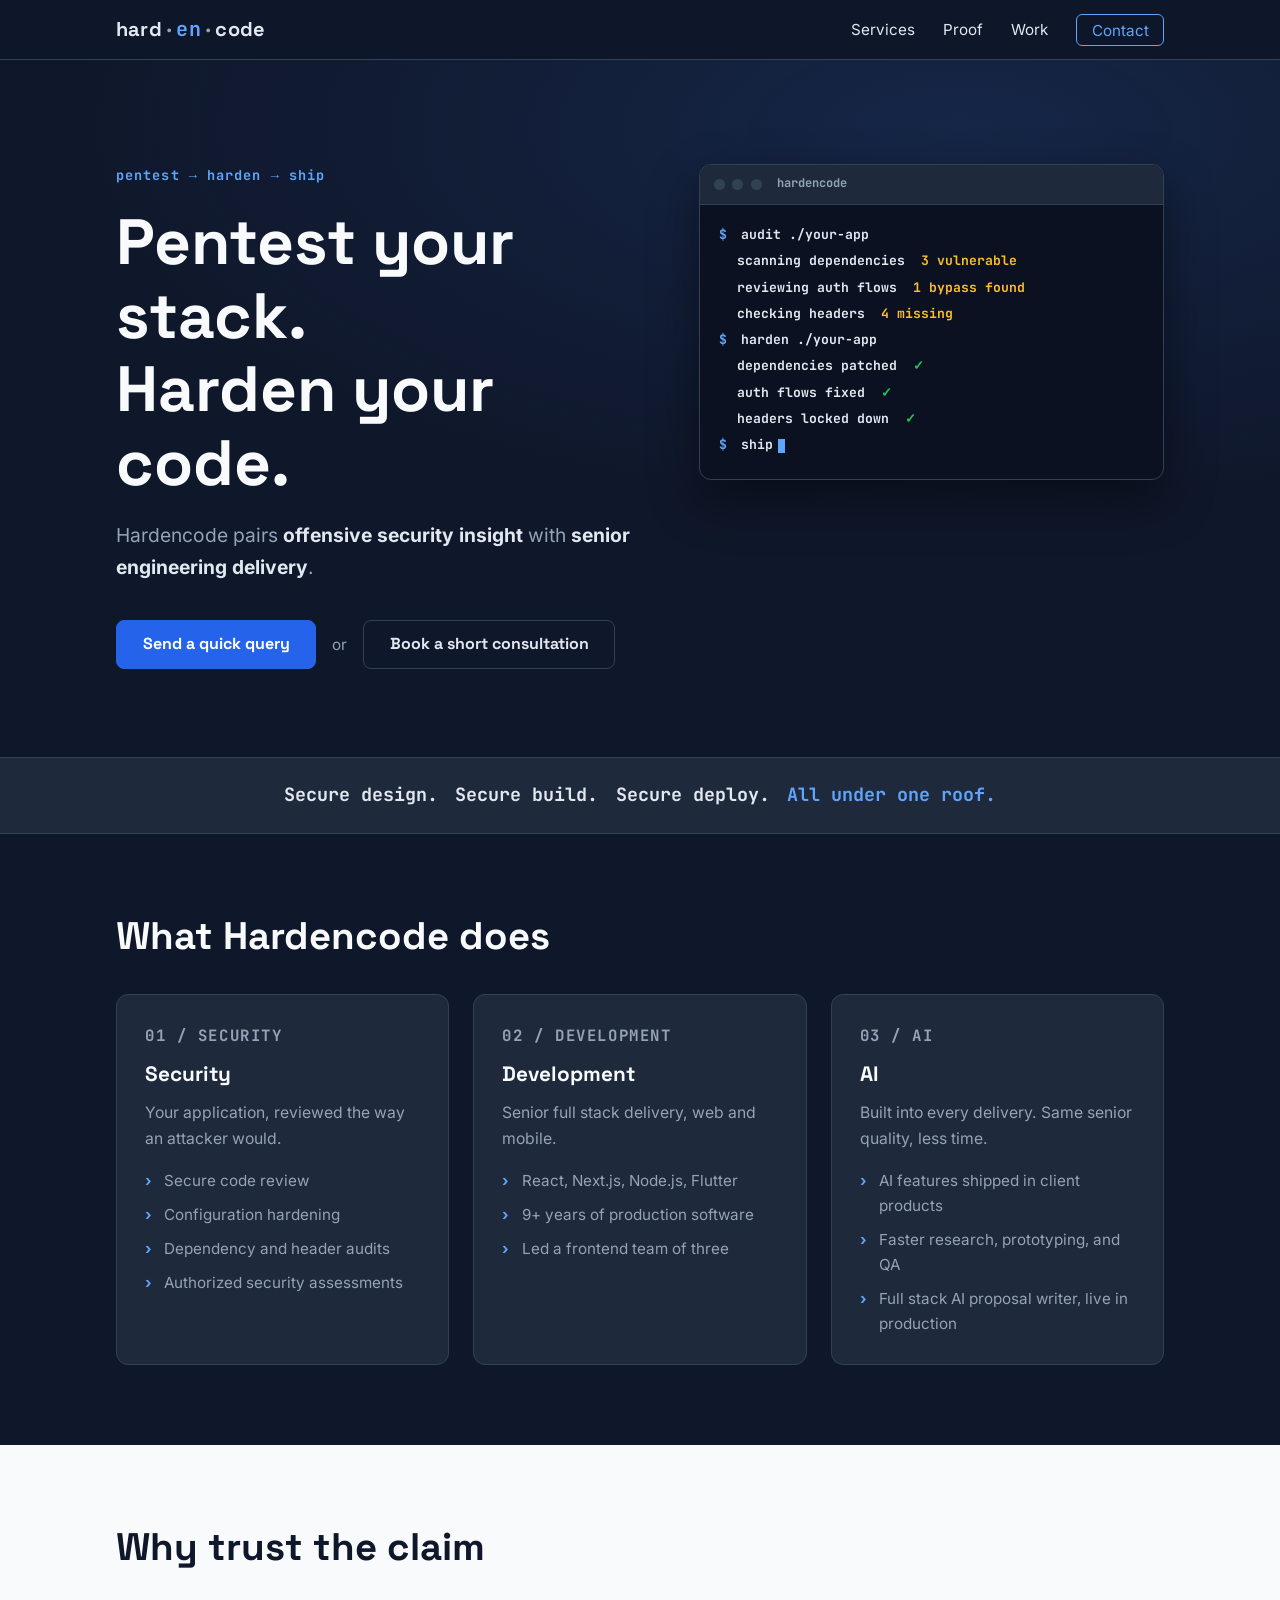
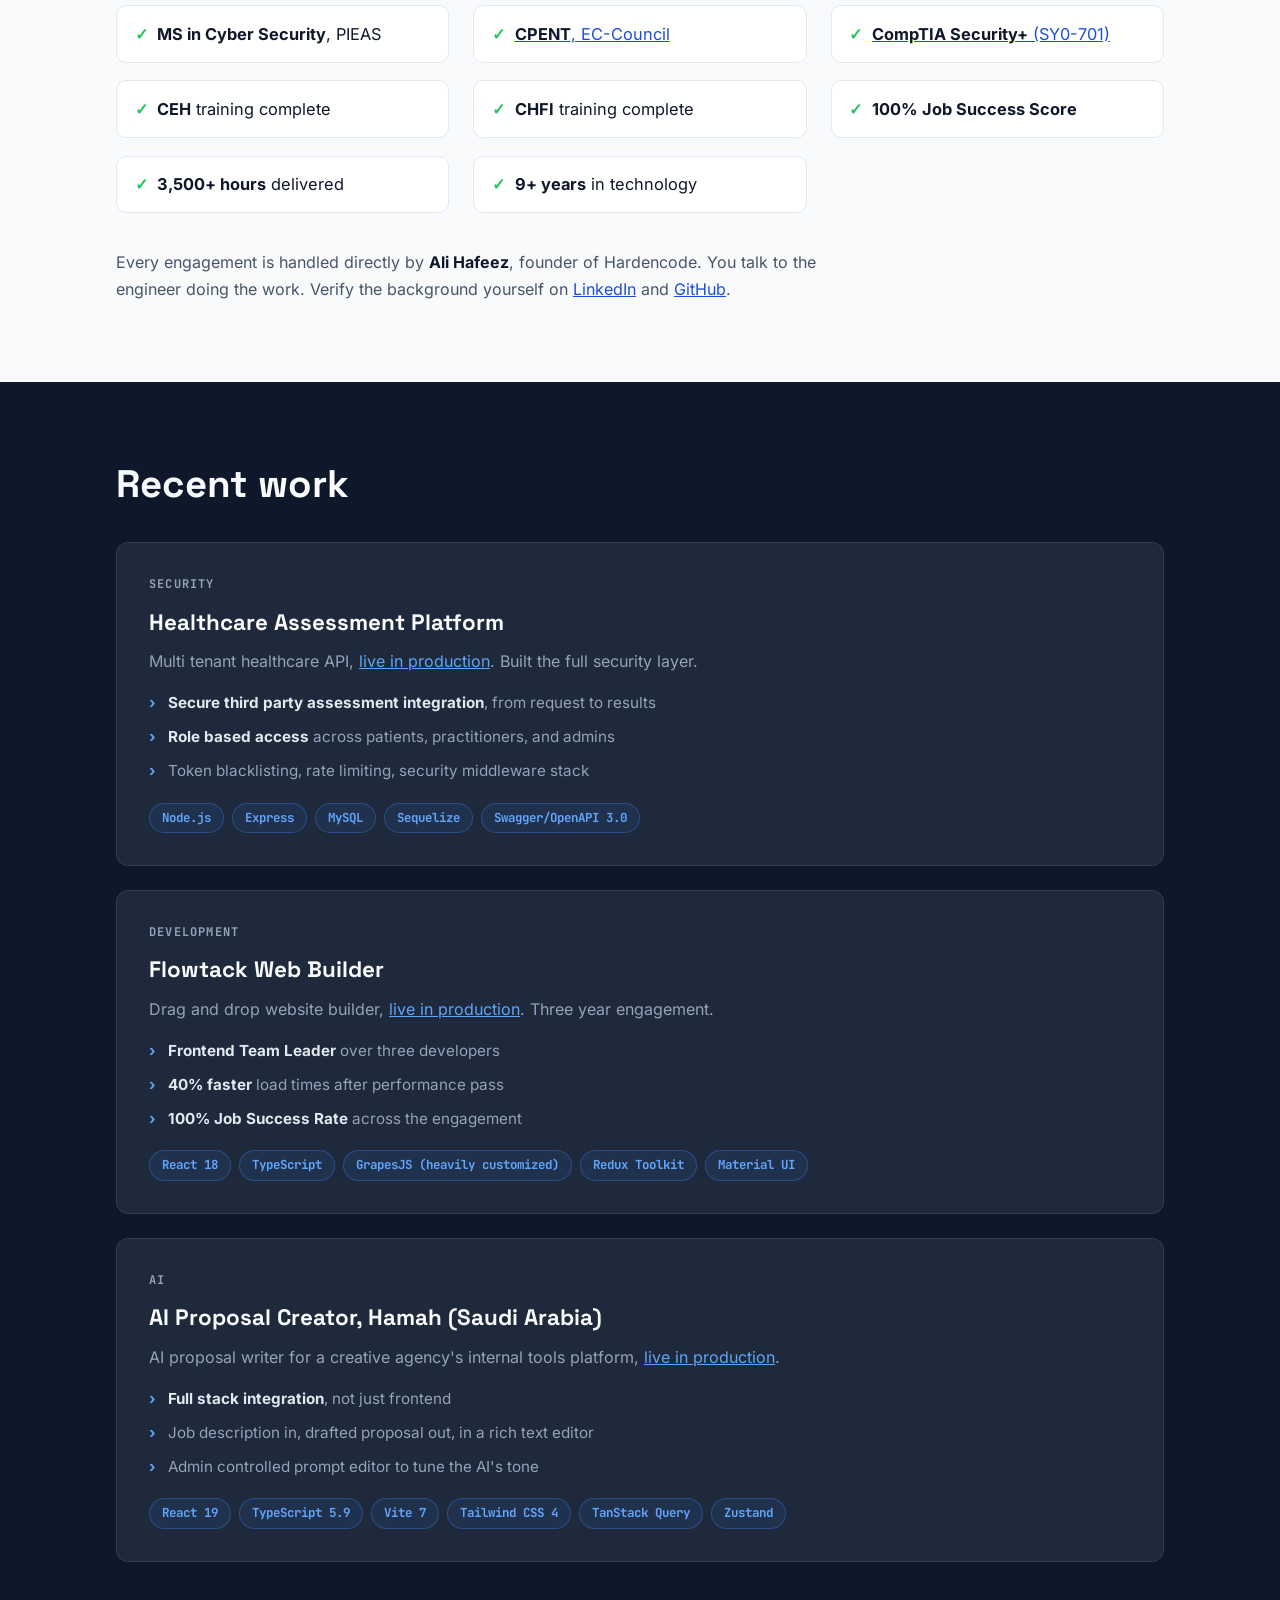
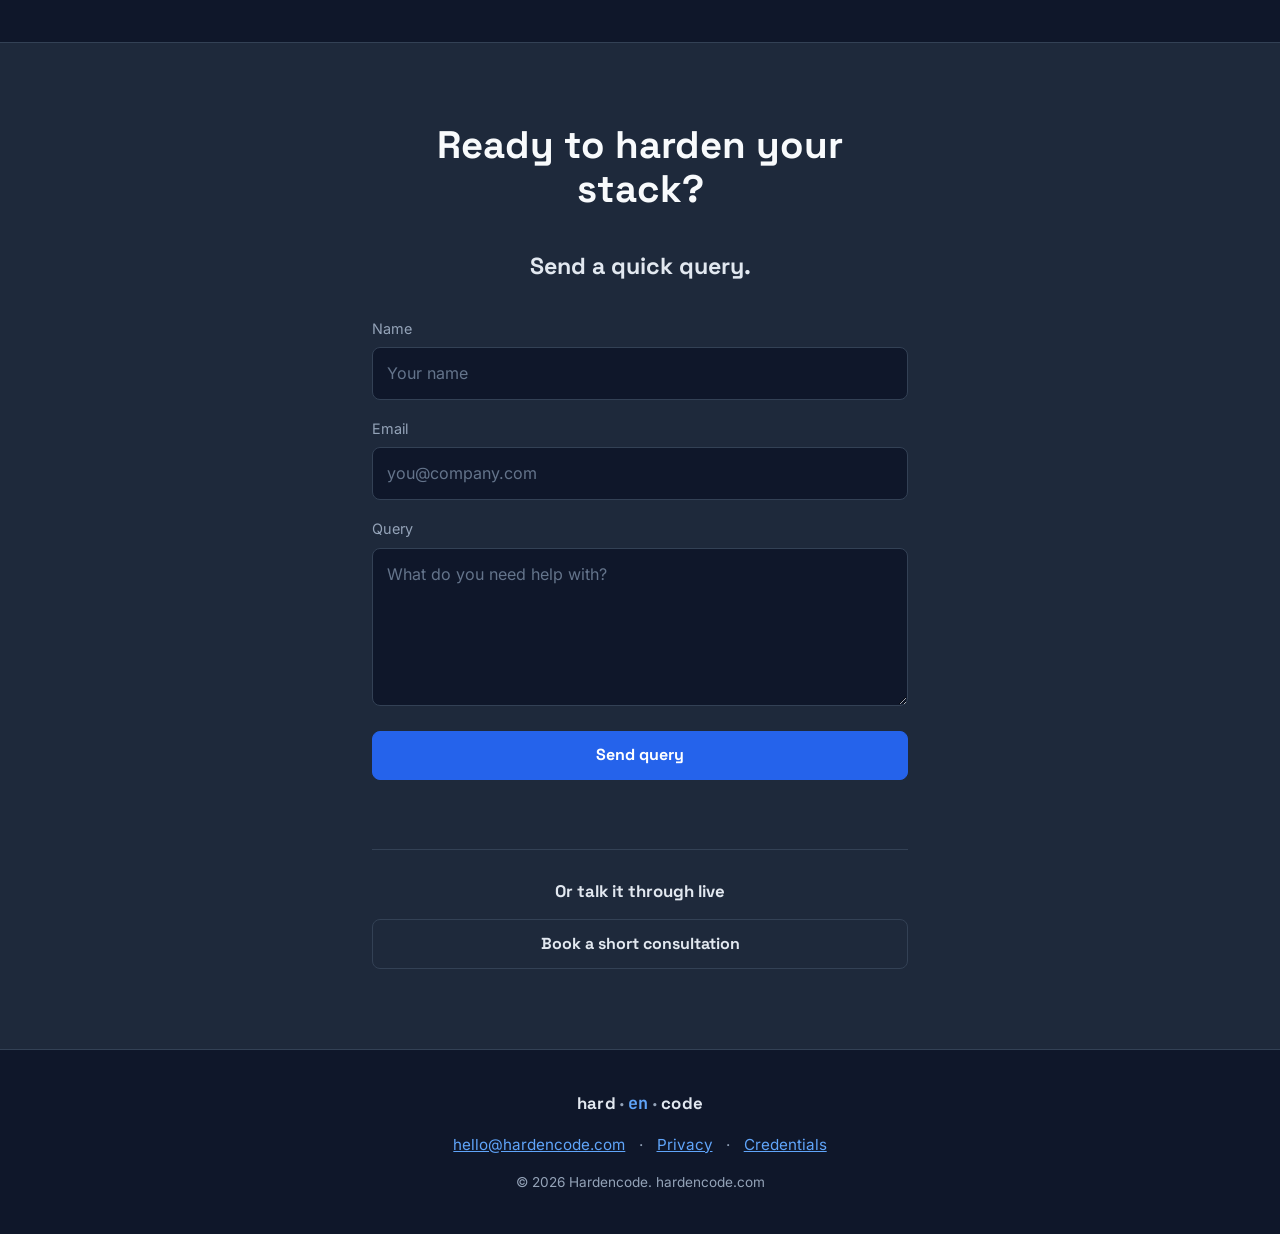
<file: index.html>
<!DOCTYPE html>
<html lang="en-US">
<head>
<meta charset="UTF-8">
<meta name="viewport" content="width=device-width, initial-scale=1">
<title>Hardencode | Pentest and harden your code.</title>
<meta name="description" content="Hire a full stack developer with a cyber security background. Website security audits, secure code review, and AI web apps, all under one roof.">
<link rel="canonical" href="https://hardencode.com/">
<meta property="og:type" content="website">
<meta property="og:url" content="https://hardencode.com/">
<meta property="og:title" content="Hardencode | Pentest and harden your code.">
<meta property="og:description" content="Hire a full stack developer with a cyber security background. Website security audits, secure code review, and AI web apps, all under one roof.">
<meta property="og:image" content="https://hardencode.com/icons/og-image.png">
<meta property="og:locale" content="en_US">
<meta name="twitter:card" content="summary_large_image">
<meta name="twitter:title" content="Hardencode | Pentest and harden your code.">
<meta name="twitter:description" content="Hire a full stack developer with a cyber security background. Website security audits, secure code review, and AI web apps, all under one roof.">
<meta name="twitter:image" content="https://hardencode.com/icons/og-image.png">
<link rel="icon" href="/icons/favicon.ico" sizes="32x32">
<link rel="apple-touch-icon" href="/icons/apple-touch-icon.png">
<link rel="manifest" href="/site.webmanifest">
<meta name="theme-color" content="#0f172a">
<link rel="preload" href="/fonts/space-grotesk-v22-latin-700.woff2" as="font" type="font/woff2" crossorigin>
<link rel="preload" href="/fonts/inter-v20-latin-regular.woff2" as="font" type="font/woff2" crossorigin>
<link rel="preload" href="/fonts/jetbrains-mono-v24-latin-700.woff2" as="font" type="font/woff2" crossorigin>
<link rel="stylesheet" href="/styles.min.css">
<script type="application/ld+json">
{
  "@context": "https://schema.org",
  "@graph": [
    {
      "@type": "ProfessionalService",
      "@id": "https://hardencode.com/#service",
      "name": "Hardencode",
      "url": "https://hardencode.com/",
      "description": "Security first full stack development. Website security audits, secure code review, full stack web and mobile development, and AI powered features, all under one roof.",
      "email": "hello@hardencode.com",
      "founder": { "@id": "https://hardencode.com/#person" },
      "knowsAbout": ["Penetration testing", "Secure code review", "Web application security", "Full stack development", "React", "Next.js", "Node.js", "Flutter", "AI integration"]
    },
    {
      "@type": "Person",
      "@id": "https://hardencode.com/#person",
      "name": "Ali Hafeez",
      "url": "https://hardencode.com/",
      "jobTitle": "Security Focused Full Stack Engineer",
      "worksFor": { "@id": "https://hardencode.com/#service" },
      "alumniOf": {
        "@type": "CollegeOrUniversity",
        "name": "Pakistan Institute of Engineering and Applied Sciences (PIEAS)"
      },
      "hasCredential": [
        {
          "@type": "EducationalOccupationalCredential",
          "credentialCategory": "degree",
          "name": "MS in Cyber Security, PIEAS"
        },
        {
          "@type": "EducationalOccupationalCredential",
          "credentialCategory": "certification",
          "name": "Certified Penetration Testing Professional (CPENT), EC-Council",
          "url": "https://hardencode.com/credentials/cpent.png"
        },
        {
          "@type": "EducationalOccupationalCredential",
          "credentialCategory": "certification",
          "name": "CompTIA Security+ (SY0-701)",
          "url": "https://hardencode.com/credentials/comptia-security-plus.pdf"
        },
        {
          "@type": "EducationalOccupationalCredential",
          "credentialCategory": "certification",
          "name": "Certified Ethical Hacker (CEH), training complete, exam scheduled"
        },
        {
          "@type": "EducationalOccupationalCredential",
          "credentialCategory": "certification",
          "name": "Computer Hacking Forensic Investigator (CHFI), training complete"
        }
      ]
    }
  ]
}
</script>
</head>
<body>

<header class="nav" id="top">
  <nav class="nav-inner" aria-label="Main">
    <a class="logo" href="#top" aria-label="Hardencode home">
      <span class="logo-hard">hard</span><span class="logo-dot">&nbsp;·&nbsp;</span><span class="logo-en">en</span><span class="logo-dot">&nbsp;·&nbsp;</span><span class="logo-code">code</span>
    </a>
    <button class="nav-toggle" aria-label="Open menu" aria-expanded="false" aria-controls="nav-links">
      <span></span><span></span><span></span>
    </button>
    <ul class="nav-links" id="nav-links">
      <li><a href="#services">Services</a></li>
      <li><a href="#proof">Proof</a></li>
      <li><a href="#work">Work</a></li>
      <li><a href="#contact" class="nav-cta">Contact</a></li>
    </ul>
  </nav>
</header>

<main>

  <section class="hero">
    <div class="container hero-grid">
      <div class="hero-copy">
        <p class="hero-kicker">pentest &rarr; harden &rarr; ship</p>
        <h1>Pentest your stack.<br>Harden your code.</h1>
        <p class="hero-sub">Hardencode pairs <strong>offensive security insight</strong> with <strong>senior engineering delivery</strong>.</p>
        <div class="hero-actions">
          <a class="btn btn-primary" href="#contact">Send a quick query</a>
          <span class="hero-or" aria-hidden="true">or</span>
          <button type="button" class="btn btn-ghost js-open-booking" data-koalendar-url="https://koalendar.com/e/security-snapshot-call?embed=true">Book a short consultation</button>
        </div>
      </div>
      <div class="hero-visual" aria-hidden="true">
        <div class="term">
          <div class="term-bar"><span></span><span></span><span></span><p>hardencode</p></div>
          <div class="term-body">
            <p><span class="t-prompt">$</span> audit ./your-app</p>
            <p class="t-line">scanning dependencies <span class="t-warn">3 vulnerable</span></p>
            <p class="t-line">reviewing auth flows <span class="t-warn">1 bypass found</span></p>
            <p class="t-line">checking headers <span class="t-warn">4 missing</span></p>
            <p><span class="t-prompt">$</span> harden ./your-app</p>
            <p class="t-line">dependencies patched <span class="t-ok">&#10003;</span></p>
            <p class="t-line">auth flows fixed <span class="t-ok">&#10003;</span></p>
            <p class="t-line">headers locked down <span class="t-ok">&#10003;</span></p>
            <p><span class="t-prompt">$</span> ship<span class="t-cursor"></span></p>
          </div>
        </div>
      </div>
    </div>
  </section>

  <section class="banner" aria-label="Services banner">
    <div class="container">
      <p><span>Secure design.</span> <span>Secure build.</span> <span>Secure deploy.</span> <span class="banner-tail">All under one roof.</span></p>
    </div>
  </section>

  <section class="services" id="services">
    <div class="container">
      <h2>What Hardencode does</h2>
      <div class="cards">
        <article class="card">
          <p class="card-tag">01 / security</p>
          <h3>Security</h3>
          <p>Your application, reviewed the way an attacker would.</p>
          <ul class="card-points">
            <li>Secure code review</li>
            <li>Configuration hardening</li>
            <li>Dependency and header audits</li>
            <li>Authorized security assessments</li>
          </ul>
        </article>
        <article class="card">
          <p class="card-tag">02 / development</p>
          <h3>Development</h3>
          <p>Senior full stack delivery, web and mobile.</p>
          <ul class="card-points">
            <li>React, Next.js, Node.js, Flutter</li>
            <li>9+ years of production software</li>
            <li>Led a frontend team of three</li>
          </ul>
        </article>
        <article class="card">
          <p class="card-tag">03 / ai</p>
          <h3>AI</h3>
          <p>Built into every delivery. Same senior quality, less time.</p>
          <ul class="card-points">
            <li>AI features shipped in client products</li>
            <li>Faster research, prototyping, and QA</li>
            <li>Full stack AI proposal writer, live in production</li>
          </ul>
        </article>
      </div>
    </div>
  </section>

  <section class="proof" id="proof">
    <div class="container">
      <h2>Why trust the claim</h2>
      <ul class="proof-grid">
        <li><span class="check" aria-hidden="true">&#10003;</span><span><strong>MS in Cyber Security</strong>, PIEAS</span></li>
        <li><span class="check" aria-hidden="true">&#10003;</span><span><a href="/credentials/cpent.png" target="_blank" rel="noopener" aria-label="Open CPENT certificate in a new tab"><strong>CPENT</strong>, EC-Council</a></span></li>
        <li><span class="check" aria-hidden="true">&#10003;</span><span><a href="/credentials/comptia-security-plus.pdf" target="_blank" rel="noopener" aria-label="Open CompTIA Security+ certificate in a new tab"><strong>CompTIA Security+</strong> (SY0-701)</a></span></li>
        <li><span class="check" aria-hidden="true">&#10003;</span><span><strong>CEH</strong> training complete</span></li>
        <li><span class="check" aria-hidden="true">&#10003;</span><span><strong>CHFI</strong> training complete</span></li>
        <li><span class="check" aria-hidden="true">&#10003;</span><span><strong>100% Job Success Score</strong></span></li>
        <li><span class="check" aria-hidden="true">&#10003;</span><span><strong>3,500+ hours</strong> delivered</span></li>
        <li><span class="check" aria-hidden="true">&#10003;</span><span><strong>9+ years</strong> in technology</span></li>
      </ul>
      <p class="founder-note">Every engagement is handled directly by <strong>Ali Hafeez</strong>, founder of Hardencode. You talk to the engineer doing the work. Verify the background yourself on <a href="https://www.linkedin.com/in/alihafeez337" target="_blank" rel="noopener">LinkedIn</a> and <a href="https://github.com/alihafeez337" target="_blank" rel="noopener">GitHub</a>.</p>
    </div>
  </section>

  <section class="work" id="work">
    <div class="container">
      <h2>Recent work</h2>
      <div class="case-list">
        <article class="case">
          <p class="card-tag">security</p>
          <h3>Healthcare Assessment Platform</h3>
          <p>Multi tenant healthcare API, <a href="https://app.thrivenine.life" target="_blank" rel="noopener">live in production</a>. Built the full security layer.</p>
          <ul class="card-points">
            <li><strong>Secure third party assessment integration</strong>, from request to results</li>
            <li><strong>Role based access</strong> across patients, practitioners, and admins</li>
            <li>Token blacklisting, rate limiting, security middleware stack</li>
          </ul>
          <ul class="tech" aria-label="Technologies used">
            <li>Node.js</li><li>Express</li><li>MySQL</li><li>Sequelize</li><li>Swagger/OpenAPI 3.0</li>
          </ul>
        </article>
        <article class="case">
          <p class="card-tag">development</p>
          <h3>Flowtack Web Builder</h3>
          <p>Drag and drop website builder, <a href="https://www.flowtrack.co" target="_blank" rel="noopener">live in production</a>. Three year engagement.</p>
          <ul class="card-points">
            <li><strong>Frontend Team Leader</strong> over three developers</li>
            <li><strong>40% faster</strong> load times after performance pass</li>
            <li><strong>100% Job Success Rate</strong> across the engagement</li>
          </ul>
          <ul class="tech" aria-label="Technologies used">
            <li>React 18</li><li>TypeScript</li><li>GrapesJS (heavily customized)</li><li>Redux Toolkit</li><li>Material UI</li>
          </ul>
        </article>
        <article class="case">
          <p class="card-tag">ai</p>
          <h3>AI Proposal Creator, Hamah (Saudi Arabia)</h3>
          <p>AI proposal writer for a creative agency's internal tools platform, <a href="https://creative.hi-lab.ai" target="_blank" rel="noopener">live in production</a>.</p>
          <ul class="card-points">
            <li><strong>Full stack integration</strong>, not just frontend</li>
            <li>Job description in, drafted proposal out, in a rich text editor</li>
            <li>Admin controlled prompt editor to tune the AI's tone</li>
          </ul>
          <ul class="tech" aria-label="Technologies used">
            <li>React 19</li><li>TypeScript 5.9</li><li>Vite 7</li><li>Tailwind CSS 4</li><li>TanStack Query</li><li>Zustand</li>
          </ul>
        </article>
      </div>
    </div>
  </section>

  <section class="contact" id="contact">
    <div id="consultation" class="section-anchor" tabindex="-1"></div>
    <div class="container container-narrow">
      <h2>Ready to harden your stack?</h2>
      <p class="contact-lead">Send a quick query.</p>
      <form class="query-form" id="query-form" action="/api/contact" method="post" novalidate>
        <div class="hp" aria-hidden="true">
          <label for="company">Company</label>
          <input type="text" id="company" name="company" tabindex="-1" autocomplete="off">
        </div>
        <div class="field">
          <label for="name">Name</label>
          <input type="text" id="name" name="name" autocomplete="name" required maxlength="100" placeholder="Your name">
        </div>
        <div class="field">
          <label for="email">Email</label>
          <input type="email" id="email" name="email" autocomplete="email" required maxlength="200" placeholder="you@company.com">
        </div>
        <div class="field">
          <label for="query">Query</label>
          <textarea id="query" name="query" required maxlength="4000" rows="5" placeholder="What do you need help with?"></textarea>
        </div>
        <button type="submit" class="btn btn-primary btn-block" id="query-submit">Send query</button>
        <p class="form-status" id="form-status" role="status" aria-live="polite"></p>
      </form>
      <div class="contact-secondary">
        <p class="contact-or">Or talk it through live</p>
        <button type="button" class="btn btn-ghost btn-block js-open-booking" data-koalendar-url="https://koalendar.com/e/security-snapshot-call?embed=true">Book a short consultation</button>
      </div>
    </div>
  </section>

</main>

<dialog class="booking-modal" id="booking-modal" aria-label="Book a short consultation">
  <button type="button" class="booking-close" id="close-booking" aria-label="Close booking">&times;</button>
  <div class="booking" id="booking">
    <noscript><p>The booking calendar needs JavaScript. Email <a href="mailto:hello@hardencode.com">hello@hardencode.com</a> instead.</p></noscript>
  </div>
</dialog>

<footer class="footer">
  <div class="container footer-inner">
    <a class="logo logo-small" href="#top" aria-label="Back to top">
      <span class="logo-hard">hard</span><span class="logo-dot">&nbsp;·&nbsp;</span><span class="logo-en">en</span><span class="logo-dot">&nbsp;·&nbsp;</span><span class="logo-code">code</span>
    </a>
    <p class="footer-links">
      <a href="mailto:hello@hardencode.com">hello@hardencode.com</a>
      <span class="footer-sep" aria-hidden="true">·</span>
      <a href="/privacy.html">Privacy</a>
      <span class="footer-sep" aria-hidden="true">·</span>
      <a href="/credentials/">Credentials</a>
    </p>
    <p class="footer-copy">&copy; 2026 Hardencode. hardencode.com</p>
  </div>
</footer>

<script src="/script.min.js" defer></script>
</body>
</html>
</file>
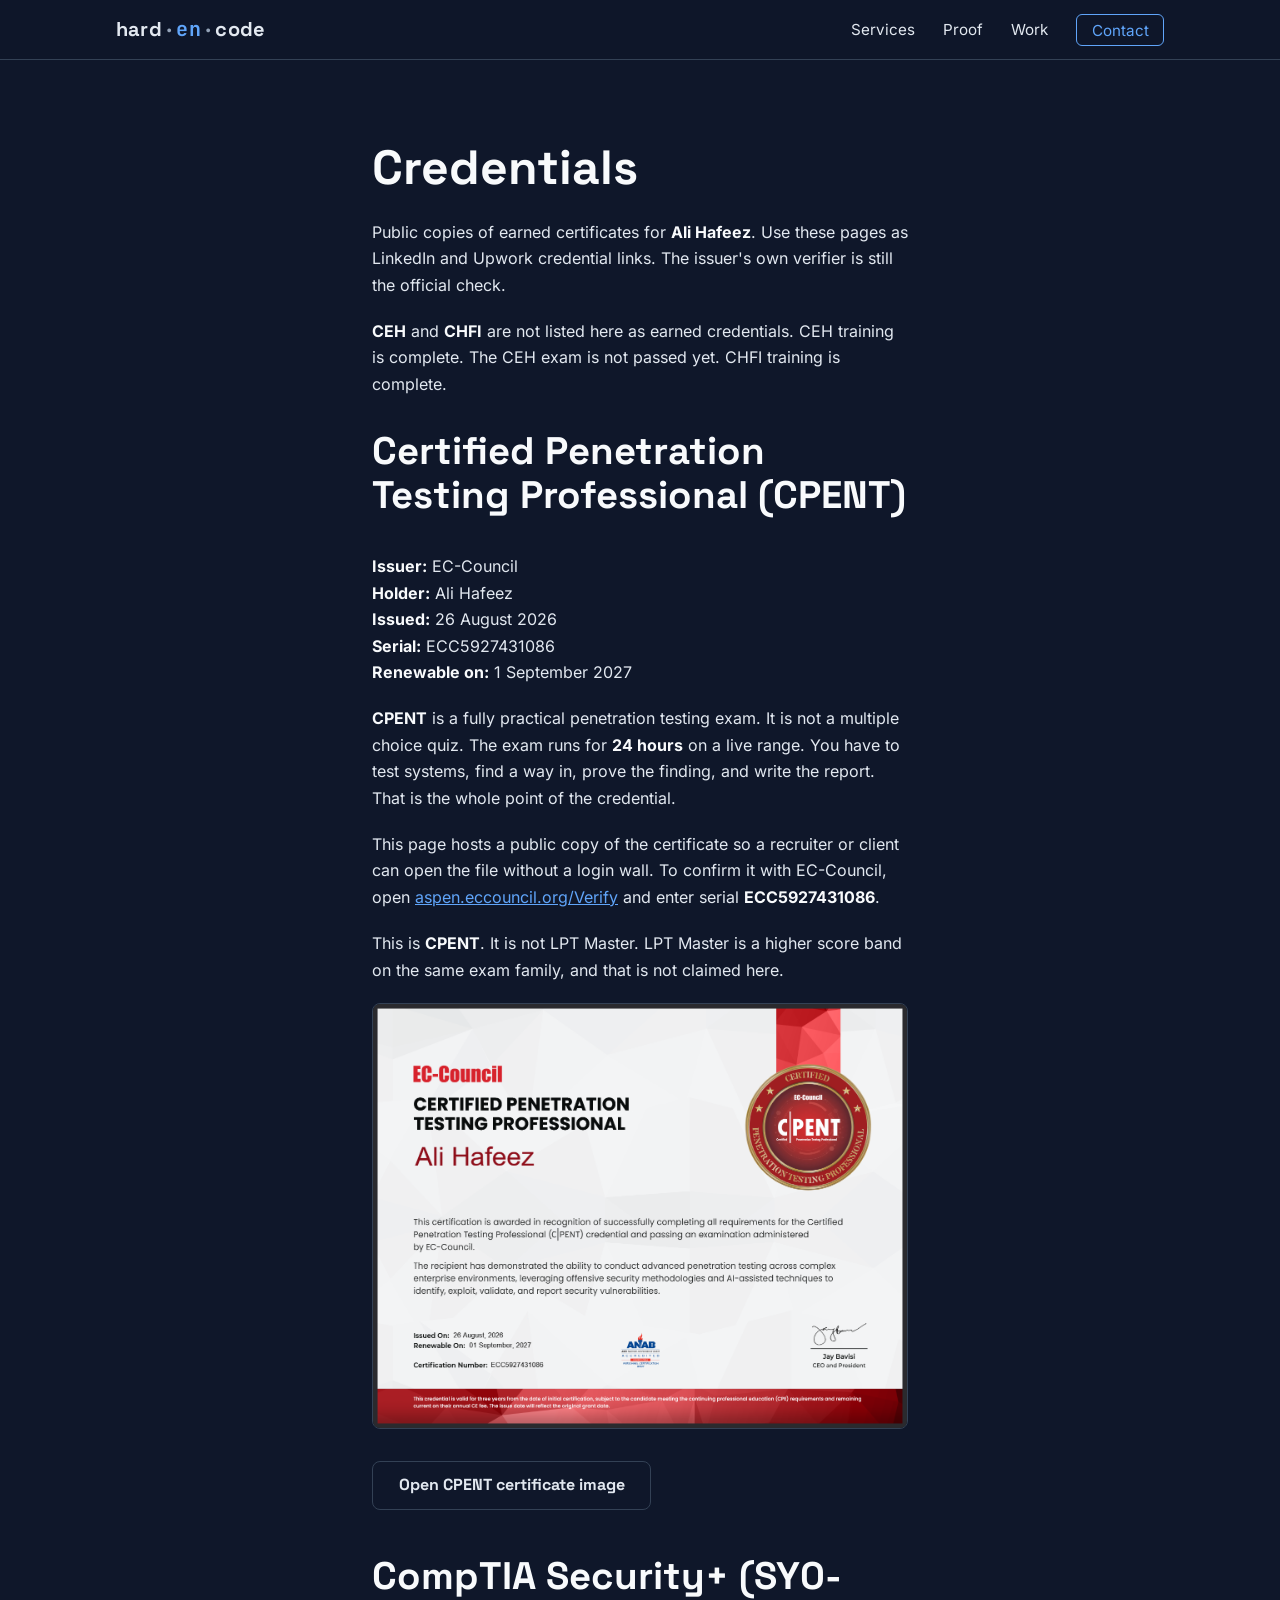
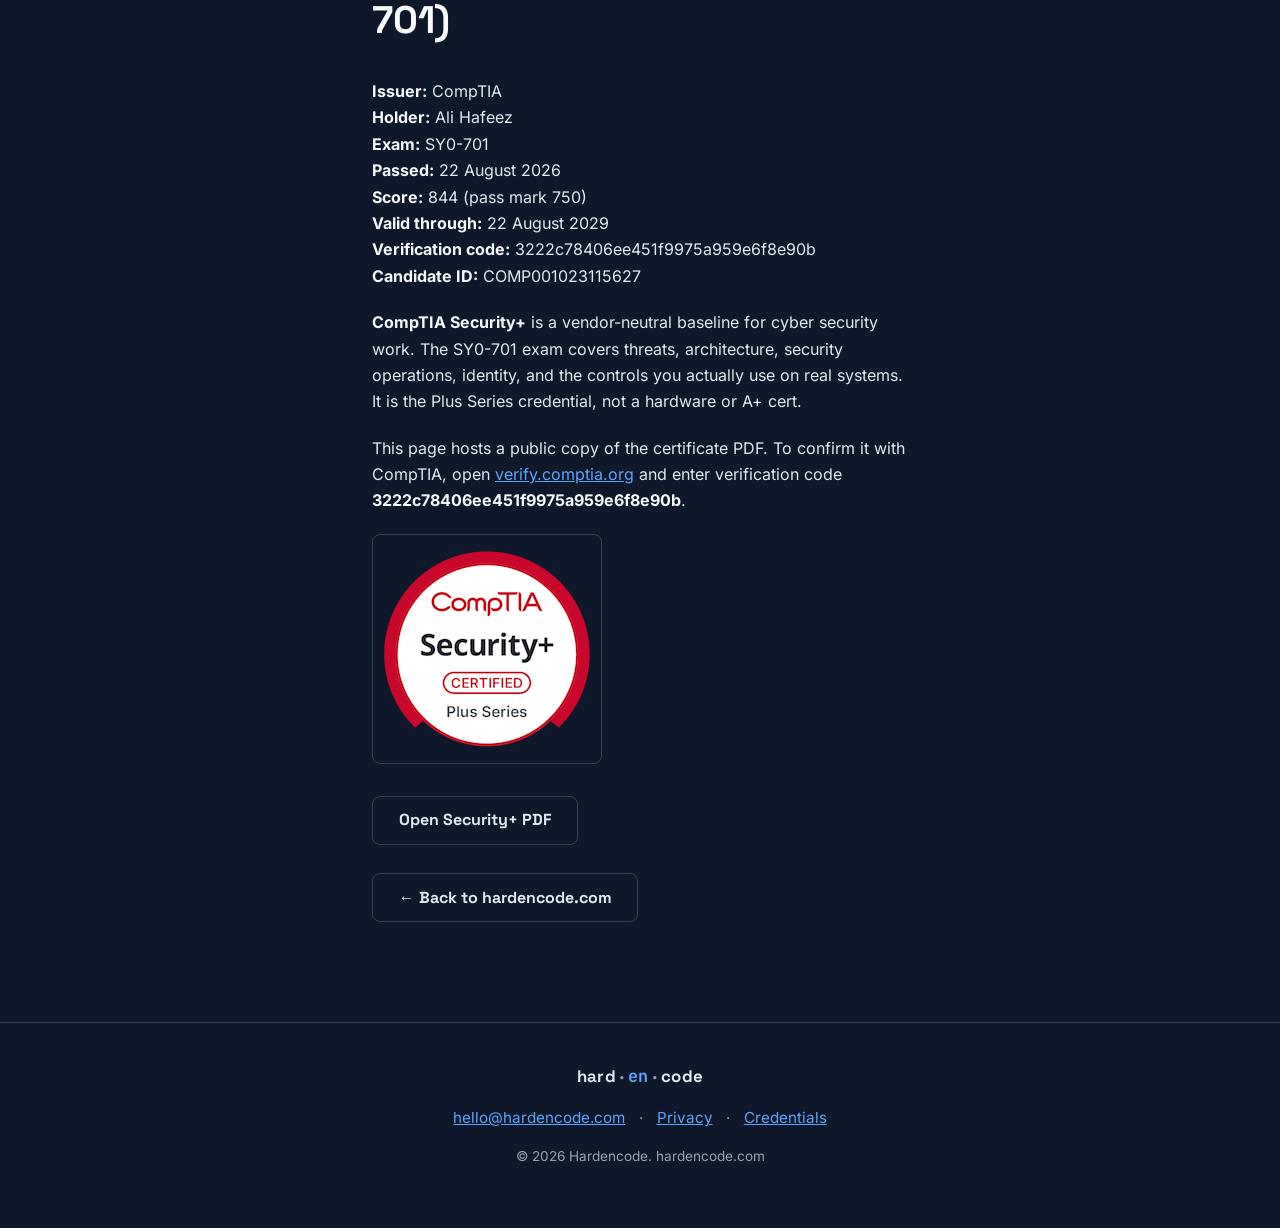
<file: credentials/index.html>
<!DOCTYPE html>
<html lang="en-US">
<head>
<meta charset="UTF-8">
<meta name="viewport" content="width=device-width, initial-scale=1">
<title>Credentials | Hardencode</title>
<meta name="description" content="Public copies of Ali Hafeez's earned security certificates: EC-Council CPENT and CompTIA Security+ (SY0-701).">
<link rel="canonical" href="https://hardencode.com/credentials/">
<meta name="robots" content="index, follow">
<link rel="icon" href="/icons/favicon.ico" sizes="32x32">
<link rel="apple-touch-icon" href="/icons/apple-touch-icon.png">
<link rel="manifest" href="/site.webmanifest">
<meta name="theme-color" content="#0f172a">
<link rel="stylesheet" href="/styles.min.css">
<link rel="stylesheet" href="/credentials/credentials.css">
</head>
<body>

<header class="nav" id="top">
  <nav class="nav-inner" aria-label="Main">
    <a class="logo" href="/" aria-label="Hardencode home">
      <span class="logo-hard">hard</span><span class="logo-dot">&nbsp;·&nbsp;</span><span class="logo-en">en</span><span class="logo-dot">&nbsp;·&nbsp;</span><span class="logo-code">code</span>
    </a>
    <ul class="nav-links nav-links-static">
      <li><a href="/#services">Services</a></li>
      <li><a href="/#proof">Proof</a></li>
      <li><a href="/#work">Work</a></li>
      <li><a href="/#contact" class="nav-cta">Contact</a></li>
    </ul>
  </nav>
</header>

<main>
  <section class="page">
    <div class="container container-narrow">
      <h1>Credentials</h1>
      <p>Public copies of earned certificates for <strong>Ali Hafeez</strong>. Use these pages as LinkedIn and Upwork credential links. The issuer's own verifier is still the official check.</p>
      <p><strong>CEH</strong> and <strong>CHFI</strong> are not listed here as earned credentials. CEH training is complete. The CEH exam is not passed yet. CHFI training is complete.</p>

      <h2 id="cpent">Certified Penetration Testing Professional (CPENT)</h2>
      <p><strong>Issuer:</strong> EC-Council<br>
      <strong>Holder:</strong> Ali Hafeez<br>
      <strong>Issued:</strong> 26 August 2026<br>
      <strong>Serial:</strong> ECC5927431086<br>
      <strong>Renewable on:</strong> 1 September 2027</p>
      <p><strong>CPENT</strong> is a fully practical penetration testing exam. It is not a multiple choice quiz. The exam runs for <strong>24 hours</strong> on a live range. You have to test systems, find a way in, prove the finding, and write the report. That is the whole point of the credential.</p>
      <p>This page hosts a public copy of the certificate so a recruiter or client can open the file without a login wall. To confirm it with EC-Council, open <a href="https://aspen.eccouncil.org/Verify" target="_blank" rel="noopener">aspen.eccouncil.org/Verify</a> and enter serial <strong>ECC5927431086</strong>.</p>
      <p>This is <strong>CPENT</strong>. It is not LPT Master. LPT Master is a higher score band on the same exam family, and that is not claimed here.</p>
      <img class="cred-frame" src="/credentials/cpent.png" alt="EC-Council CPENT certificate issued to Ali Hafeez on 26 August 2026, serial ECC5927431086">
      <p class="cred-actions"><a class="btn btn-ghost" href="/credentials/cpent.png" target="_blank" rel="noopener">Open CPENT certificate image</a></p>

      <h2 id="security-plus">CompTIA Security+ (SY0-701)</h2>
      <p><strong>Issuer:</strong> CompTIA<br>
      <strong>Holder:</strong> Ali Hafeez<br>
      <strong>Exam:</strong> SY0-701<br>
      <strong>Passed:</strong> 22 August 2026<br>
      <strong>Score:</strong> 844 (pass mark 750)<br>
      <strong>Valid through:</strong> 22 August 2029<br>
      <strong>Verification code:</strong> 3222c78406ee451f9975a959e6f8e90b<br>
      <strong>Candidate ID:</strong> COMP001023115627</p>
      <p><strong>CompTIA Security+</strong> is a vendor-neutral baseline for cyber security work. The SY0-701 exam covers threats, architecture, security operations, identity, and the controls you actually use on real systems. It is the Plus Series credential, not a hardware or A+ cert.</p>
      <p>This page hosts a public copy of the certificate PDF. To confirm it with CompTIA, open <a href="https://verify.comptia.org" target="_blank" rel="noopener">verify.comptia.org</a> and enter verification code <strong>3222c78406ee451f9975a959e6f8e90b</strong>.</p>
      <img class="cred-frame" src="/credentials/comptia-security-plus.png" alt="CompTIA Security+ certificate issued to Ali Hafeez, exam SY0-701">
      <p class="cred-actions"><a class="btn btn-ghost" href="/credentials/comptia-security-plus.pdf" target="_blank" rel="noopener">Open Security+ PDF</a></p>

      <p><a class="btn btn-ghost" href="/">&larr; Back to hardencode.com</a></p>
    </div>
  </section>
</main>

<footer class="footer">
  <div class="container footer-inner">
    <a class="logo logo-small" href="/" aria-label="Hardencode home">
      <span class="logo-hard">hard</span><span class="logo-dot">&nbsp;·&nbsp;</span><span class="logo-en">en</span><span class="logo-dot">&nbsp;·&nbsp;</span><span class="logo-code">code</span>
    </a>
    <p class="footer-links">
      <a href="mailto:hello@hardencode.com">hello@hardencode.com</a>
      <span class="footer-sep" aria-hidden="true">·</span>
      <a href="/privacy.html">Privacy</a>
      <span class="footer-sep" aria-hidden="true">·</span>
      <a href="/credentials/">Credentials</a>
    </p>
    <p class="footer-copy">&copy; 2026 Hardencode. hardencode.com</p>
  </div>
</footer>

</body>
</html>
</file>
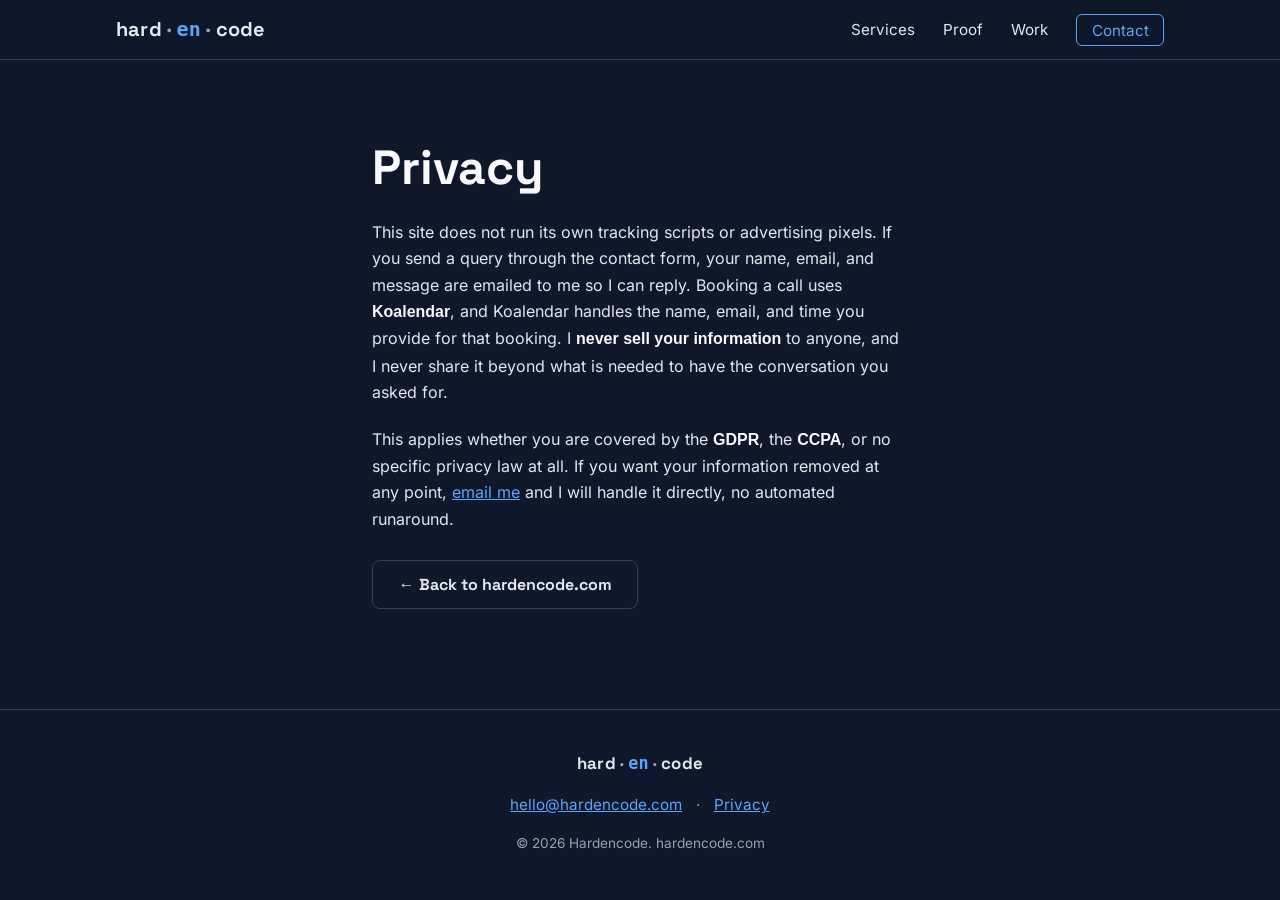
<file: privacy.html>
<!DOCTYPE html>
<html lang="en-US">
<head>
<meta charset="UTF-8">
<meta name="viewport" content="width=device-width, initial-scale=1">
<title>Privacy | Hardencode</title>
<meta name="description" content="How Hardencode handles your information: no tracking scripts, no advertising pixels, nothing sold or shared.">
<link rel="canonical" href="https://hardencode.com/privacy.html">
<meta name="robots" content="index, follow">
<link rel="icon" href="/icons/favicon.ico" sizes="32x32">
<link rel="apple-touch-icon" href="/icons/apple-touch-icon.png">
<link rel="manifest" href="/site.webmanifest">
<meta name="theme-color" content="#0f172a">
<link rel="stylesheet" href="/styles.min.css">
</head>
<body>

<header class="nav" id="top">
  <nav class="nav-inner" aria-label="Main">
    <a class="logo" href="/" aria-label="Hardencode home">
      <span class="logo-hard">hard</span><span class="logo-dot">&nbsp;·&nbsp;</span><span class="logo-en">en</span><span class="logo-dot">&nbsp;·&nbsp;</span><span class="logo-code">code</span>
    </a>
    <ul class="nav-links nav-links-static">
      <li><a href="/#services">Services</a></li>
      <li><a href="/#proof">Proof</a></li>
      <li><a href="/#work">Work</a></li>
      <li><a href="/#contact" class="nav-cta">Contact</a></li>
    </ul>
  </nav>
</header>

<main>
  <section class="page">
    <div class="container container-narrow">
      <h1>Privacy</h1>
      <p>This site does not run its own tracking scripts or advertising pixels. If you send a query through the contact form, your name, email, and message are emailed to me so I can reply. Booking a call uses <strong>Koalendar</strong>, and Koalendar handles the name, email, and time you provide for that booking. I <strong>never sell your information</strong> to anyone, and I never share it beyond what is needed to have the conversation you asked for.</p>
      <p>This applies whether you are covered by the <strong>GDPR</strong>, the <strong>CCPA</strong>, or no specific privacy law at all. If you want your information removed at any point, <a href="mailto:hello@hardencode.com">email me</a> and I will handle it directly, no automated runaround.</p>
      <p><a class="btn btn-ghost" href="/">&larr; Back to hardencode.com</a></p>
    </div>
  </section>
</main>

<footer class="footer">
  <div class="container footer-inner">
    <a class="logo logo-small" href="/" aria-label="Hardencode home">
      <span class="logo-hard">hard</span><span class="logo-dot">&nbsp;·&nbsp;</span><span class="logo-en">en</span><span class="logo-dot">&nbsp;·&nbsp;</span><span class="logo-code">code</span>
    </a>
    <p class="footer-links">
      <a href="mailto:hello@hardencode.com">hello@hardencode.com</a>
      <span class="footer-sep" aria-hidden="true">·</span>
      <a href="/privacy.html">Privacy</a>
    </p>
    <p class="footer-copy">&copy; 2026 Hardencode. hardencode.com</p>
  </div>
</footer>

</body>
</html>
</file>
<file: credentials/credentials.css>
.page h2 { margin-top: 2.75rem; }
.page h2:first-of-type { margin-top: 2rem; }
.cred-frame { max-width: 100%; height: auto; border: 1px solid #334155; border-radius: 8px; margin: 1rem 0 1.5rem; display: block; }
.cred-actions { display: flex; flex-wrap: wrap; gap: 0.75rem 1rem; margin: 1.25rem 0 0.5rem; }
.page ul { margin: 0 0 1.25rem 1.2rem; color: var(--light, #e2e8f0); }
.page li { margin-bottom: 0.45rem; }
</file>
<file: styles.min.css>
@font-face{font-family:Space Grotesk;font-style:normal;font-weight:700;font-display:swap;src:url(/fonts/space-grotesk-v22-latin-700.woff2) format("woff2")}@font-face{font-family:Inter;font-style:normal;font-weight:400;font-display:swap;src:url(/fonts/inter-v20-latin-regular.woff2) format("woff2")}@font-face{font-family:Inter;font-style:normal;font-weight:700;font-display:optional;src:url(/fonts/inter-v20-latin-700.woff2) format("woff2")}@font-face{font-family:JetBrains Mono;font-style:normal;font-weight:700;font-display:optional;src:url(/fonts/jetbrains-mono-v24-latin-700.woff2) format("woff2")}:root{--navy: #0f172a;--slate: #1e293b;--offwhite: #f8fafc;--light: #e2e8f0;--muted: #94a3b8;--blue: #3b82f6;--blue-bright: #60a5fa;--blue-deep: #2563eb;--blue-ink: #1d4ed8;--green: #22c55e;--border: #334155;--font-heading: "Space Grotesk", "Segoe UI", Arial, sans-serif;--font-body: "Inter", "Segoe UI", Arial, sans-serif;--font-mono: "JetBrains Mono", Consolas, monospace}*{margin:0;padding:0;box-sizing:border-box}html{scroll-behavior:smooth;scroll-padding-top:4.5rem}body{font-family:var(--font-body);background:var(--navy);color:var(--light);line-height:1.65;-webkit-font-smoothing:antialiased}h1,h2,h3{font-family:var(--font-heading);font-weight:700;line-height:1.15}a{color:var(--blue-bright)}a:hover{color:#93c5fd}strong{color:inherit}.container{max-width:68rem;margin:0 auto;padding:0 1.25rem}.container-narrow{max-width:36rem}.logo{font-size:1.25rem;text-decoration:none;white-space:nowrap;letter-spacing:.01em}.logo-hard,.logo-code{font-family:var(--font-heading);font-weight:700;color:var(--light)}.logo-en{font-family:var(--font-mono);font-weight:700;color:var(--blue-bright)}.logo-dot{font-family:var(--font-heading);font-weight:700;color:var(--muted)}.logo-small{font-size:1.05rem}.nav{position:sticky;top:0;z-index:50;background:#0f172aeb;backdrop-filter:blur(8px);border-bottom:1px solid var(--border)}.nav-inner{max-width:68rem;margin:0 auto;padding:.8rem 1.25rem;display:flex;align-items:center;justify-content:space-between;gap:1rem}.nav-links{display:flex;align-items:center;gap:1.75rem;list-style:none}.nav-links a{color:var(--light);text-decoration:none;font-size:.95rem;font-weight:400}.nav-links a:hover{color:var(--blue-bright)}.nav-links .nav-cta{color:var(--blue-bright);border:1px solid var(--blue-bright);border-radius:6px;padding:.35rem .9rem}.nav-links .nav-cta:hover{color:var(--navy);background:var(--blue-bright);border-color:var(--blue-bright)}.nav-toggle{display:none;flex-direction:column;gap:5px;background:none;border:0;padding:.4rem;cursor:pointer}.nav-toggle span{display:block;width:22px;height:2px;background:var(--light);transition:transform .2s,opacity .2s}.nav-toggle[aria-expanded=true] span:nth-child(1){transform:translateY(7px) rotate(45deg)}.nav-toggle[aria-expanded=true] span:nth-child(2){opacity:0}.nav-toggle[aria-expanded=true] span:nth-child(3){transform:translateY(-7px) rotate(-45deg)}.hero{padding:6.5rem 0 5.5rem;background:radial-gradient(ellipse 70% 55% at 75% 10%,rgba(59,130,246,.14),transparent),var(--navy)}.hero-grid{display:grid;grid-template-columns:1.15fr 1fr;gap:3rem;align-items:start}.hero-visual{min-height:17.5rem}.term{background:#0b1120;border:1px solid var(--border);border-radius:12px;overflow:hidden;box-shadow:0 20px 50px #00000073;font-family:var(--font-mono);font-size:.82rem;min-height:17.5rem}.term-bar{display:flex;align-items:center;gap:.45rem;background:var(--slate);border-bottom:1px solid var(--border);padding:.6rem .9rem}.term-bar span{width:11px;height:11px;border-radius:50%;background:var(--border)}.term-bar p{margin-left:.5rem;color:var(--muted);font-size:.75rem}.term-body{padding:1.1rem 1.2rem 1.3rem;line-height:2}.term-body p{color:var(--light);white-space:nowrap}.t-prompt{color:var(--blue-bright);font-weight:700;margin-right:.4rem}.t-line{color:var(--muted);padding-left:1.1rem}.t-warn{color:#fbbf24;margin-left:.5rem}.t-ok{color:var(--green);margin-left:.5rem;font-weight:700}.t-cursor{display:inline-block;width:.55em;height:1.1em;margin-left:.3rem;vertical-align:text-bottom;background:var(--blue-bright);animation:blink 1.1s steps(1) infinite}@keyframes blink{50%{opacity:0}}@media(prefers-reduced-motion:reduce){.t-cursor{animation:none}}.hero-kicker{font-family:var(--font-mono);font-weight:700;font-size:.85rem;color:var(--blue-bright);letter-spacing:.08em;margin-bottom:1.25rem}.hero h1{font-size:clamp(2.3rem,6vw,4rem);color:var(--offwhite);margin-bottom:1.25rem;min-height:2.5em}.hero-sub{font-size:1.2rem;color:var(--muted);max-width:38rem;margin-bottom:2.25rem}.hero-sub strong{color:var(--light)}.btn{display:inline-flex;align-items:center;justify-content:center;font-family:var(--font-heading);font-weight:700;font-size:1rem;line-height:1.25;text-decoration:none;border-radius:8px;border:1px solid transparent;padding:.85rem 1.6rem;transition:background .15s,color .15s,border-color .15s}.btn-primary{background:var(--blue-deep);border-color:var(--blue-deep);color:#fff}.btn-primary:hover{background:var(--blue-bright);border-color:var(--blue-bright);color:var(--navy)}.btn-ghost{border-color:var(--border);color:var(--light);background:transparent;cursor:pointer}.btn-ghost:hover{border-color:var(--blue-bright);color:var(--blue-bright)}.hero-actions{display:flex;flex-wrap:wrap;align-items:center;gap:.75rem 1rem}.hero-or{color:var(--muted);font-size:.95rem}.btn-block{width:100%;cursor:pointer}.btn:disabled{opacity:.65;cursor:wait}.text-link{background:none;border:0;padding:0;color:var(--blue-bright);font:inherit;cursor:pointer;text-decoration:underline;text-underline-offset:.15em}.text-link:hover{color:#93c5fd}.banner{background:var(--slate);border-top:1px solid var(--border);border-bottom:1px solid var(--border);padding:1.4rem 0}.banner p{font-family:var(--font-mono);font-weight:700;font-size:clamp(.9rem,2.4vw,1.15rem);text-align:center;color:var(--light);display:flex;flex-wrap:wrap;justify-content:center;gap:.4rem 1.1rem}.banner .banner-tail{color:var(--blue-bright)}section h2{font-size:clamp(1.7rem,4vw,2.4rem);color:var(--offwhite);margin-bottom:2.25rem}.services{padding:5rem 0}.cards{display:grid;grid-template-columns:repeat(auto-fit,minmax(17rem,1fr));gap:1.5rem}.card{background:var(--slate);border:1px solid var(--border);border-radius:12px;padding:1.75rem}.card-tag{font-family:var(--font-mono);font-weight:700;font-size:.75rem;letter-spacing:.1em;text-transform:uppercase;color:var(--blue-bright);margin-bottom:.9rem}.card h3{font-size:1.3rem;color:var(--offwhite);margin-bottom:.8rem}.card p{color:var(--muted);font-size:.98rem}.card p strong{color:var(--light)}.card-points{list-style:none;margin-top:1rem;display:grid;gap:.55rem}.card-points li{color:var(--muted);font-size:.95rem;padding-left:1.2rem;position:relative}.card-points li:before{content:"\203a";position:absolute;left:0;color:var(--blue-bright);font-weight:700}.card-points li strong{color:var(--light)}.proof{background:var(--offwhite);color:var(--navy);padding:5rem 0}.proof h2{color:var(--navy)}.proof a{color:var(--blue-ink)}.proof a:hover{color:#1e40af}.proof-grid{list-style:none;display:grid;grid-template-columns:repeat(3,1fr);gap:1.1rem 1.5rem;font-size:1.02rem}.proof-grid li{display:flex;align-items:flex-start;gap:.6rem;background:#fff;border:1px solid #e2e8f0;border-radius:10px;padding:.9rem 1.1rem;color:var(--navy)}.proof-grid li strong{color:var(--navy)}.founder-note{margin-top:2.25rem;color:#475569;font-size:1rem;max-width:46rem}.founder-note strong{color:var(--navy)}.check{color:var(--green);font-weight:700;flex-shrink:0}.work{padding:5rem 0;background:var(--navy)}.case-list{display:grid;gap:1.5rem}.case{background:var(--slate);border:1px solid var(--border);border-radius:12px;padding:2rem}.case h3{font-size:1.4rem;color:var(--offwhite);margin-bottom:.8rem}.case p{color:var(--muted);max-width:52rem}.case p strong{color:var(--light)}.tech{list-style:none;display:flex;flex-wrap:wrap;gap:.5rem;margin-top:1.2rem}.tech li{font-family:var(--font-mono);font-weight:700;font-size:.78rem;color:var(--blue-bright);background:#3b82f61a;border:1px solid rgba(59,130,246,.35);border-radius:999px;padding:.25rem .75rem}.section-anchor{position:relative;top:0;height:0;width:0;overflow:hidden}.contact{background:var(--slate);border-top:1px solid var(--border);padding:5rem 0;text-align:center}.contact-lead{color:var(--light);font-family:var(--font-heading);font-size:clamp(1.15rem,3vw,1.45rem);font-weight:700;margin:0 auto 2rem;max-width:36rem}.query-form{position:relative;text-align:left;margin:0 auto}.field{margin-bottom:1.1rem}.field label{display:block;font-size:.9rem;font-weight:400;color:var(--muted);margin-bottom:.4rem}.field input,.field textarea{width:100%;font:inherit;color:var(--offwhite);background:var(--navy);border:1px solid var(--border);border-radius:8px;padding:.75rem .9rem;outline:none;transition:border-color .15s}.field input::placeholder,.field textarea::placeholder{color:#64748b}.field input:focus,.field textarea:focus{border-color:var(--blue-bright)}.field textarea{resize:vertical;min-height:8rem}.hp{position:absolute;left:-10000px;width:1px;height:1px;overflow:hidden}.form-status{min-height:1.4em;margin-top:1rem;font-size:.95rem;color:var(--muted);text-align:center}.form-status-ok{color:var(--green)}.form-status-error{color:#f87171}.contact-secondary{margin-top:2rem;padding-top:1.75rem;border-top:1px solid var(--border)}.contact-or{font-family:var(--font-heading);font-weight:700;font-size:1.05rem;color:var(--light);margin-bottom:.85rem}.contact-secondary .btn-ghost{width:100%}.booking-modal{position:fixed;top:50%;left:50%;transform:translate(-50%,-50%);margin:0;border:1px solid #e2e8f0;padding:0;width:min(26rem,calc(100vw - 1.5rem));height:min(calc(34rem + 100px),calc(100dvh - 2rem));max-width:calc(100vw - 1.5rem);max-height:calc(100dvh - 2rem);background:#fff;color:#0f172a;color-scheme:light;border-radius:12px;overflow:hidden}.booking-modal::backdrop{background:#0f172a8c}.booking-close{position:absolute;top:.45rem;right:.45rem;z-index:2;width:2rem;height:2rem;display:grid;place-items:center;font:inherit;font-size:1.35rem;line-height:1;color:#64748b;background:#fff;border:1px solid #e2e8f0;border-radius:6px;cursor:pointer}.booking-close:hover{color:#0f172a;border-color:var(--blue-bright)}.booking{margin:0;width:100%;height:100%;background:#fff}.booking iframe{display:block;width:100%;height:100%;border:0;background:#fff;color-scheme:light}.footer{background:var(--navy);border-top:1px solid var(--border);padding:2.5rem 0}.footer-inner{display:flex;flex-direction:column;align-items:center;gap:.9rem;text-align:center}.footer-links{font-size:.95rem}.footer-sep{color:var(--muted);margin:0 .6rem}.footer-copy{color:var(--muted);font-size:.85rem}.page{padding:5rem 0;min-height:55vh}.page h1{font-size:clamp(2rem,5vw,3rem);color:var(--offwhite);margin-bottom:1.5rem}.page p{margin-bottom:1.25rem;color:var(--light)}.page p strong{color:var(--offwhite)}.page .btn{margin-top:.5rem}.page-404{text-align:center}@media(max-width:980px){.hero-grid{grid-template-columns:1fr;gap:2.5rem}.hero-visual{max-width:30rem}.proof-grid{grid-template-columns:repeat(2,1fr)}}@media(max-width:720px){.nav-toggle{display:flex}.nav-links{display:none;position:absolute;top:100%;left:0;right:0;flex-direction:column;align-items:stretch;gap:0;background:var(--slate);border-bottom:1px solid var(--border);padding:.5rem 0}.nav-links.open{display:flex}.nav-links li a{display:block;padding:.85rem 1.5rem}.nav-links .nav-cta{border:0;border-radius:0;padding:.85rem 1.5rem}.nav-links-static{display:none}.hero{padding:4.5rem 0 4rem}.proof-grid{grid-template-columns:1fr}.case{padding:1.5rem}.hero-actions{flex-direction:column;align-items:flex-start}.booking-modal{width:calc(100vw - 1rem);height:min(calc(34rem + 100px),calc(100dvh - 1rem))}}
</file>
